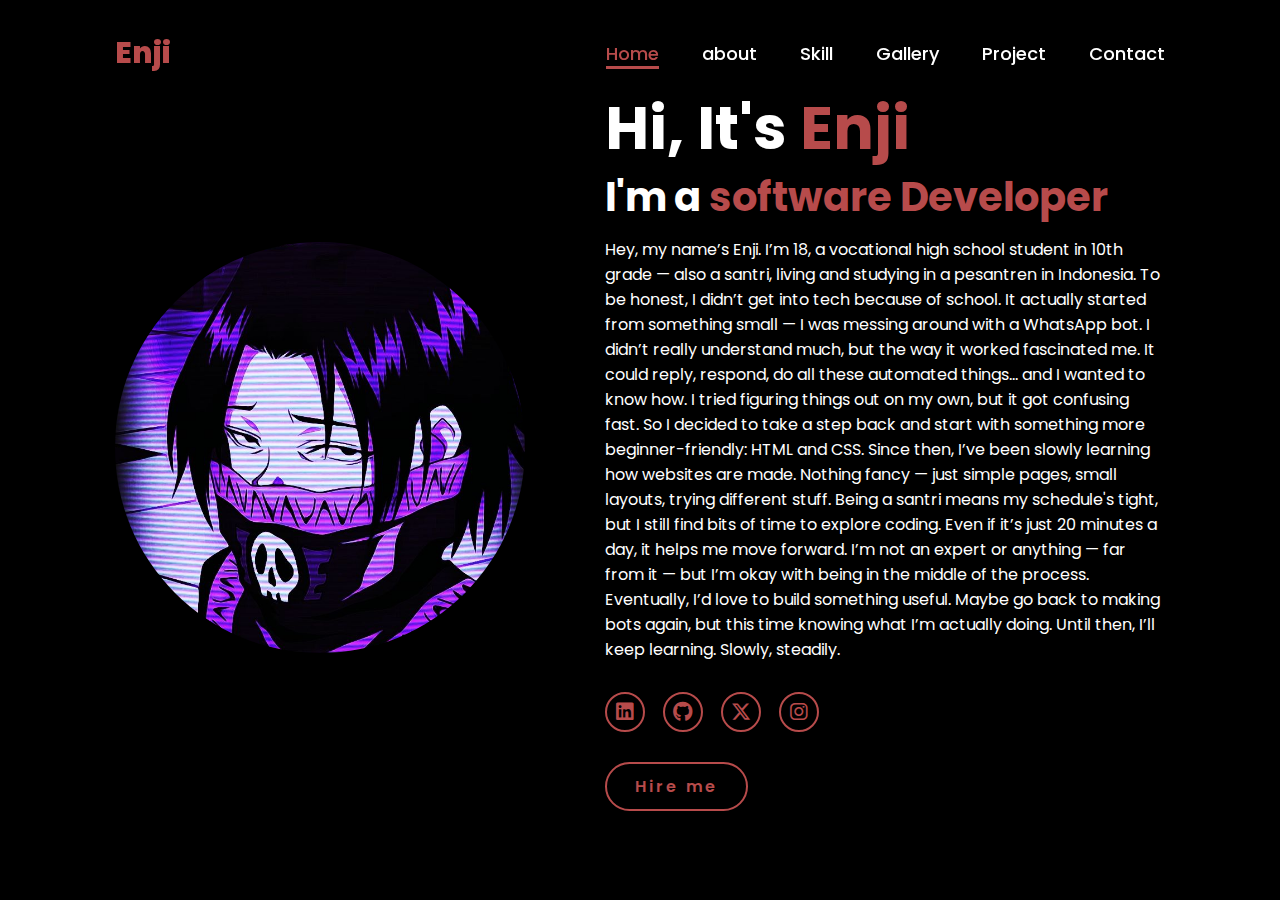
<file: index.html>
<!DOCTYPE html>
<html lang="en">
    
<head>
    <meta charset="UTF-8">
    <meta name="viewport" content="width=device-width, initial-scale=1.0">
    <link rel="stylesheet" href="https://cdnjs.cloudflare.com/ajax/libs/font-awesome/6.5.2/css/all.min.css">
    <link rel="stylesheet" href="style.css">
    <title>Enji? yes im here</title>
</head>
<body>
    <header>
        <a href="#" class="logo">Enji</a>

        <nav>
            <a href="#" class="active"> Home</a>
             <a href="#" >about</a>
            <a href="#" >Skill</a>
            <a href="#" >Gallery</a>
            <a href="#" >Project</a>
            <a href="#" >Contact</a>
        </nav>
    </header>
    <section class="home">
        <div class="home-img">
            <img src="main.jpg" alt="">
        </div>
        <div class="home-content">
            <h1>Hi, It's <span>Enji</span></h1>
            <h3 class="typing-text">I'm a <span></span></h3>
            <p>Hey, my name’s Enji. I’m 18, a vocational high school student in 10th grade — also a santri, living and studying in a pesantren in Indonesia.

To be honest, I didn’t get into tech because of school. It actually started from something small — I was messing around with a WhatsApp bot. I didn’t really understand much, but the way it worked fascinated me. It could reply, respond, do all these automated things… and I wanted to know how.

I tried figuring things out on my own, but it got confusing fast. So I decided to take a step back and start with something more beginner-friendly: HTML and CSS. Since then, I’ve been slowly learning how websites are made. Nothing fancy — just simple pages, small layouts, trying different stuff.

Being a santri means my schedule's tight, but I still find bits of time to explore coding. Even if it’s just 20 minutes a day, it helps me move forward. I’m not an expert or anything — far from it — but I’m okay with being in the middle of the process.

Eventually, I’d love to build something useful. Maybe go back to making bots again, but this time knowing what I’m actually doing. Until then, I’ll keep learning. Slowly, steadily.</p>
            <div class="social-icons">
                <a href="#"><i class="fa-brands fa-linkedin"></i></a>
                <a href="#"><i class="fa-brands fa-github"></i></a>
                <a href="#"><i class="fa-brands fa-x-twitter"></i></a>
                <a href="#"><i class="fa-brands fa-instagram"></i></a>
            </div>
            <a href="#" class="btn">Hire me</a>
        </div>
    </section>
</body>
</html>
</file>
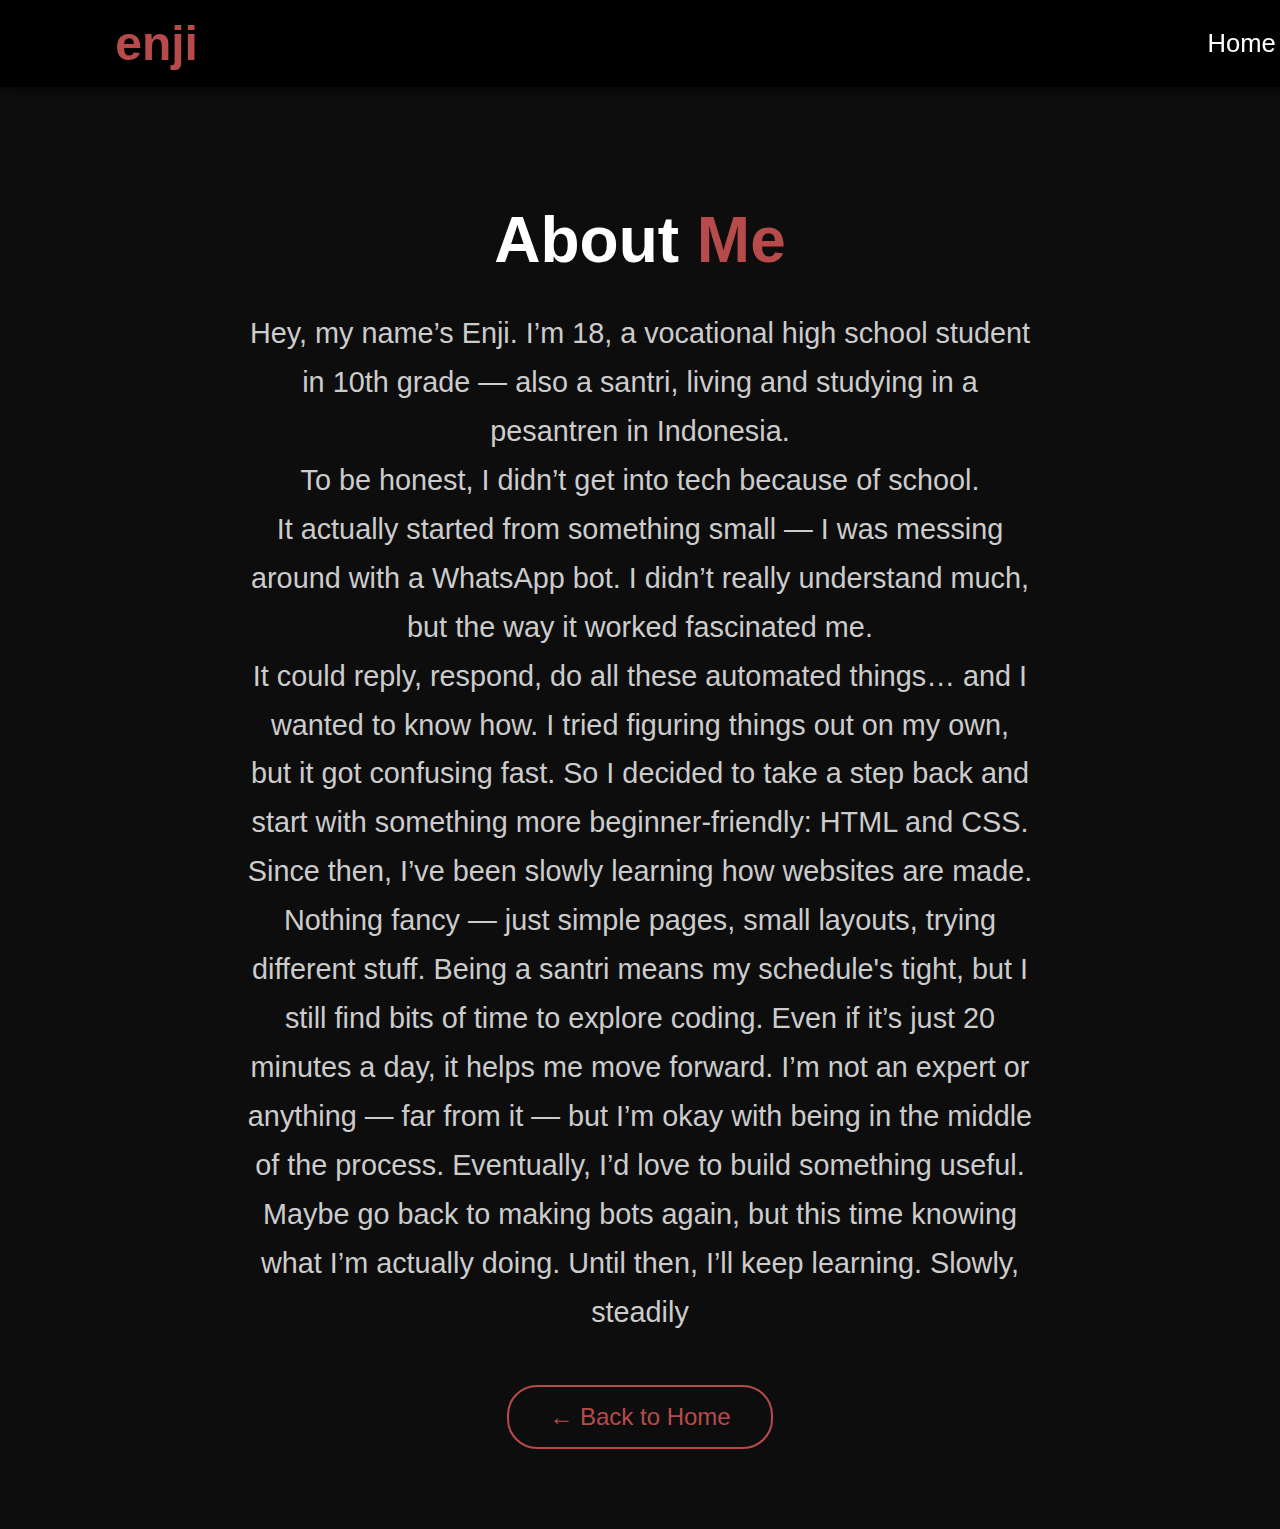
<file: about.html>
<!DOCTYPE html>
<html lang="en">
<head>
  <meta charset="UTF-8">
  <meta name="viewport" content="width=device-width, initial-scale=1">
  <title>About | Enji</title>
  <link rel="stylesheet" href="https://cdnjs.cloudflare.com/ajax/libs/font-awesome/6.5.2/css/all.min.css">
  <style>
    body {
      margin: 0;
      padding: 0;
      font-family: 'Poppins', sans-serif;
      background-color: #0d0d0d;
      color: white;
    }

    header {
      position: fixed;
      top: 0;
      left: 0;
      width: 100%;
      padding: 1rem 9%;
      background-color: black;
      display: flex;
      justify-content: space-between;
      align-items: center;
      z-index: 100;
      box-shadow: 0 4px 10px rgba(0,0,0,0.4);
    }

    .logo {
      font-size: 3rem;
      color: #b74b4b;
      font-weight: bold;
      text-decoration: none;
    }

    nav a {
      margin-left: 3rem;
      color: white;
      text-decoration: none;
      font-size: 1.6rem;
      transition: 0.3s;
    }

    nav a:hover,
    nav a.active {
      color: #b74b4b;
    }

    section.about {
      padding: 10rem 9% 5rem;
    }

    .about h1 {
      font-size: 4rem;
      margin-bottom: 2rem;
      text-align: center;
    }

    .about h1 span {
      color: #b74b4b;
    }

    .about p {
      font-size: 1.8rem;
      line-height: 1.7;
      max-width: 800px;
      margin: 0 auto;
      color: #ccc;
      text-align: center;
    }

    .btn {
      margin-top: 3rem;
      display: inline-block;
      padding: 1rem 2.5rem;
      border: 2px solid #b74b4b;
      color: #b74b4b;
      border-radius: 30px;
      font-size: 1.5rem;
      text-decoration: none;
      transition: 0.3s ease;
    }

    .btn:hover {
      background-color: #b74b4b;
      color: black;
      box-shadow: 0 0 15px #b74b4b;
    }

    .center-btn {
      display: flex;
      justify-content: center;
    }
  </style>
</head>
<body>
  <header>
    <a href="index.html" class="logo">enji</a>
    <nav>
      <a href="index.html">Home</a>
      <a href="about.html" class="active">About</a>
    </nav>
  </header>

  <section class="about">
    <h1>About <span>Me</span></h1>
    <p>
  Hey, my name’s Enji. I’m 18, a vocational high school student in 10th grade — also a santri, living and studying in a pesantren in Indonesia.<br>

To be honest, I didn’t get into tech because of school.<br> It actually started from something small — I was messing around with a WhatsApp bot. I didn’t really understand much, but the way it worked fascinated me. <br>It could reply, respond, do all these automated things… and I wanted to know how.

I tried figuring things out on my own, <br>but it got confusing fast. So I decided to take a step back and start with something more beginner-friendly: HTML and CSS. Since then, I’ve been slowly learning how websites are made. Nothing fancy — just simple pages, small layouts, trying different stuff.

Being a santri means my schedule's tight, but I still find bits of time to explore coding. Even if it’s just 20 minutes a day, it helps me move forward. I’m not an expert or anything — far from it — but I’m okay with being in the middle of the process.

Eventually, I’d love to build something useful. Maybe go back to making bots again, but this time knowing what I’m actually doing. Until then, I’ll keep learning. Slowly, steadily
    </p>

    <div class="center-btn">
      <a href="index.html" class="btn">← Back to Home</a>
    </div>
  </section>
</body>
</html>
</file>
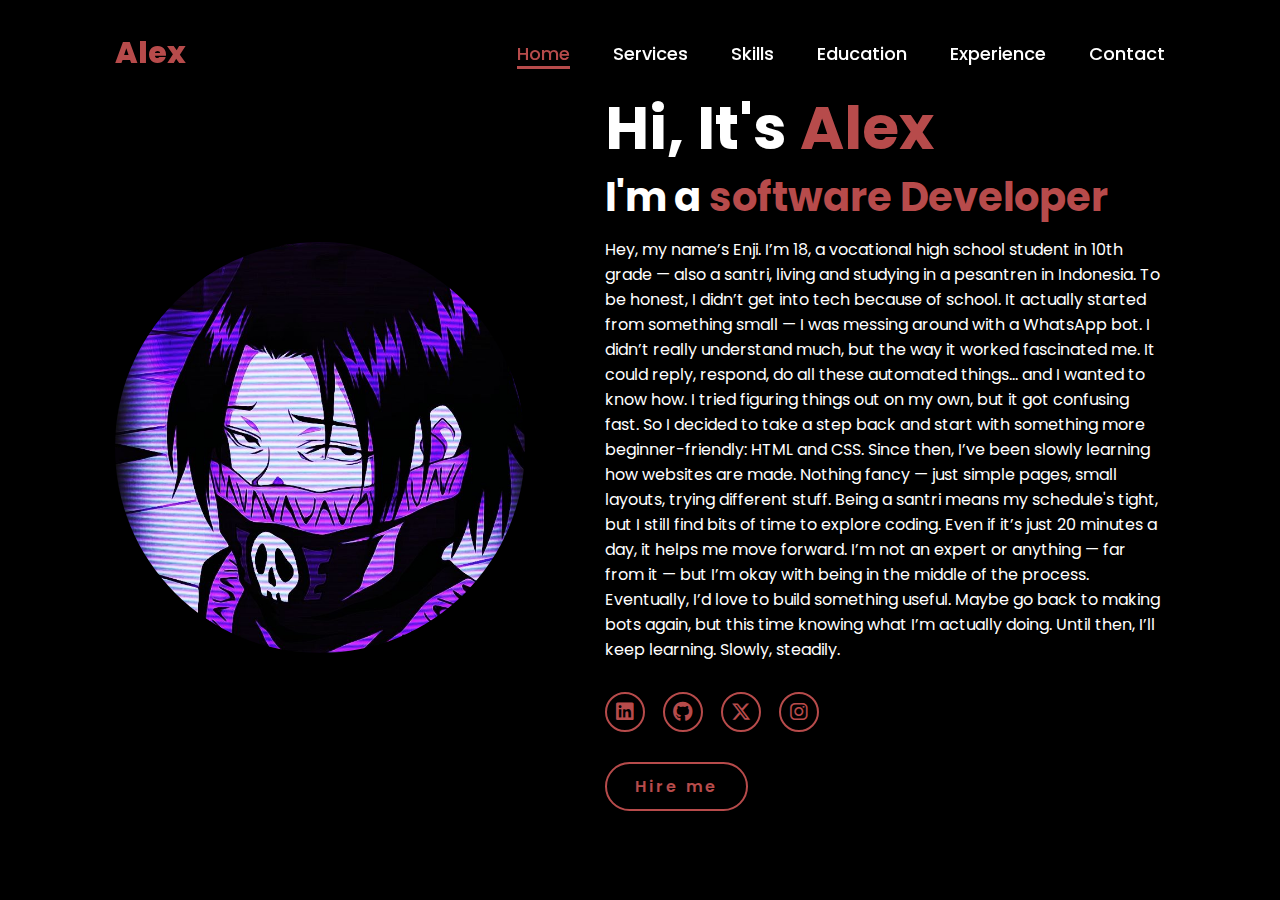
<file: nji.html>
<!DOCTYPE html>
<html lang="en">
    
<head>
    <meta charset="UTF-8">
    <meta name="viewport" content="width=device-width, initial-scale=1.0">
    <link rel="stylesheet" href="https://cdnjs.cloudflare.com/ajax/libs/font-awesome/6.5.2/css/all.min.css">
    <link rel="stylesheet" href="style.css">
    <title>Portfolio Website</title>
</head>
<body>
    <header>
        <a href="#" class="logo">Alex</a>

        <nav>
            <a href="#" class="active"> Home</a>
            <a href="#" >Services</a>
            <a href="#" >Skills</a>
            <a href="#" >Education</a>
            <a href="#" >Experience</a>
            <a href="#" >Contact</a>
        </nav>
    </header>
    <section class="home">
        <div class="home-img">
            <img src="main.jpg" alt="">
        </div>
        <div class="home-content">
            <h1>Hi, It's <span>Alex</span></h1>
            <h3 class="typing-text">I'm a <span></span></h3>
            <p>Hey, my name’s Enji. I’m 18, a vocational high school student in 10th grade — also a santri, living and studying in a pesantren in Indonesia.

To be honest, I didn’t get into tech because of school. It actually started from something small — I was messing around with a WhatsApp bot. I didn’t really understand much, but the way it worked fascinated me. It could reply, respond, do all these automated things… and I wanted to know how.

I tried figuring things out on my own, but it got confusing fast. So I decided to take a step back and start with something more beginner-friendly: HTML and CSS. Since then, I’ve been slowly learning how websites are made. Nothing fancy — just simple pages, small layouts, trying different stuff.

Being a santri means my schedule's tight, but I still find bits of time to explore coding. Even if it’s just 20 minutes a day, it helps me move forward. I’m not an expert or anything — far from it — but I’m okay with being in the middle of the process.

Eventually, I’d love to build something useful. Maybe go back to making bots again, but this time knowing what I’m actually doing. Until then, I’ll keep learning. Slowly, steadily.</p>
            <div class="social-icons">
                <a href="#"><i class="fa-brands fa-linkedin"></i></a>
                <a href="#"><i class="fa-brands fa-github"></i></a>
                <a href="#"><i class="fa-brands fa-x-twitter"></i></a>
                <a href="#"><i class="fa-brands fa-instagram"></i></a>
            </div>
            <a href="#" class="btn">Hire me</a>
        </div>
    </section>
</body>
</html>
</file>
<file: style.css>
@import url('https://fonts.googleapis.com/css2?family=Poppins:wght@100;200;300;400;500;600&display=swap');

*{
    margin: 0;
    padding: 0;
    box-sizing: border-box;
    text-decoration: none;
    border: none;
    outline: none;
    font-family: 'Poppins', sans-serif;
}

html{
    font-size: 62.5%;
}

body{
    width: 100%;
    height: 100vh;
    overflow-x: hidden;
    background-color: black;
    color: white;
}

header{
    margin-top: 20px;
    position: fixed;
    top: 0;
    left: 0;
    width: 100%;
    padding: 1rem 9%;
    background-color: transparent;
    filter: drop-shadow(10px);
    display: flex;
    justify-content: space-between;
    align-items: center;
    z-index: 100;
}

.logo{
    font-size: 3rem;
    color: #b74b4b;
    font-weight: 800;
    cursor: pointer;
    transition: 0.5s ease;
}

.logo:hover{
    transform: scale(1.1);
}

nav a{
    font-size: 1.8rem;
    color: white;
    margin-left: 4rem;
    font-weight: 500;
    transition: 0.3s ease;
    border-bottom: 3px solid transparent;
}

nav a:hover,
nav a.active{
    color: #b74b4b;
    border-bottom: 3px solid #b74b4b;
}

@media(max-width:995px){
    nav{
        position: absolute;
        display: none;
        top: 0;
        right: 0;
        width: 40%;
        border-left: 3px solid #b74b4b;
        border-bottom: 3px solid #b74b4b;
        border-bottom-left-radius: 2rem;
        padding: 1rem solid;
        background-color: #161616;
        border-top: 0.1rem solid rgba(0,0,0,0.1);
    }

    nav.active{
        display: block;
    }

    nav a{
        display: block;
        font-size: 2rem;
        margin: 3rem 0;
    }

    nav a:hover,
    nav a.active{
        padding: 1rem;
        border-radius: 0.5rem;
        border-bottom: 0.5rem solid #b74b4b;
    }
}

section{
    min-height: 100vh;
    padding: 5rem 9% 5rem;
}

.home{
    display: flex;
    justify-content: center;
    align-items: center;
    gap: 8rem;
    background-color: black;
}

.home .home-content h1{
    font-size: 6rem;
    font-weight: 700;
    line-height: 1.3;
}

span{
    color: #b74b4b;
}

.home-content h3{
    font-size: 4rem;
    margin-bottom: 1rem;
    font-weight: 700;
}

.home-content p{
    font-size: 1.6rem;
}

.home-img{
    border-radius: 50%;
}

.home-img img{
    position: relative;
    width: 32vw;
    border-radius: 50%;
    box-shadow: 0 0 25px solid #b74b4b;
    cursor: pointer;
    transition: 0.2s linear;
}

.home-img img:hover{
    font-size: 1.8rem;
    font-weight: 500;
}

.social-icons a{
    display: inline-flex;
    justify-content: center;
    align-items: center;
    width: 4rem;
    height: 4rem;
    background-color: transparent;
    border: 0.2rem solid #b74b4b;
    font-size: 2rem;
    border-radius: 50%;
    margin: 3rem 1.5rem 3rem 0;
    transition: 0.3s ease;
    color: #b74b4b;
}

.social-icons a:hover{
    color: black;
    transform: scale(1.3) translateY(-5px);
    background-color: #b74b4b;
    box-shadow: 0  0 25px #b74b4b;
}

.btn{
    display: inline-block;
    padding: 1rem 2.8rem;
    background-color: black;
    border-radius: 4rem;
    font-size: 1.6rem;
    color: #b74b4b;
    letter-spacing: 0.3rem;
    font-weight: 600;
    border: 2px solid #b74b4b;
    transition: 0.3s ease;
    cursor: pointer;
}

.btn:hover{
    transform: scale3d(1.03);
    background-color: #b74b4b;
    color: black;
    box-shadow: 0 0 25px #b74b4b;
}

.typing-text{
    font-size: 34px;
    font-weight: 600;
    min-width: 280px;
}

.typing-text span{
    position: relative;
}

.typing-text span::before{
    content: "software Developer";
    color: #b74b4b;
    animation: words 20s infinite;
}

.typing-text span::after{
    content: "";
    background-color: black;
    position: absolute;
    width: calc(100% + 8px);
    height: 100%;
    border-left: 3px solid black;
    right: -8;
    animation: cursor 0.6s infinite;
}

@keyframes cursor{
    to{
        border-left: 3px solid #b74b4b;
    }
}

@keyframes words{
    0%, 20%{
        content: "Web Developer";
    }
    21%, 40%{
        content: "Developer";
    }
    41%, 60%{
        content: "Web Designer";
    }
    61%, 80%{
        content: "Youtuber";
    }
    81%, 100%{
        content: "Script Writer";
    }
}

@media (max-width: 1000px){
    .home{
        gap: 4rem;
    }
}

@media(max-width:995px){
    .home{
        flex-direction: column;
        margin: 5rem 4rem;
    }

    .home .home-content h3{
        font-size: 2.5rem;
    }

    .home-content h1{
        font-size: 5rem;
    }

    .home-img img{
        width: 70vw;
        margin-top: 4rem;
    }
}
</file>
